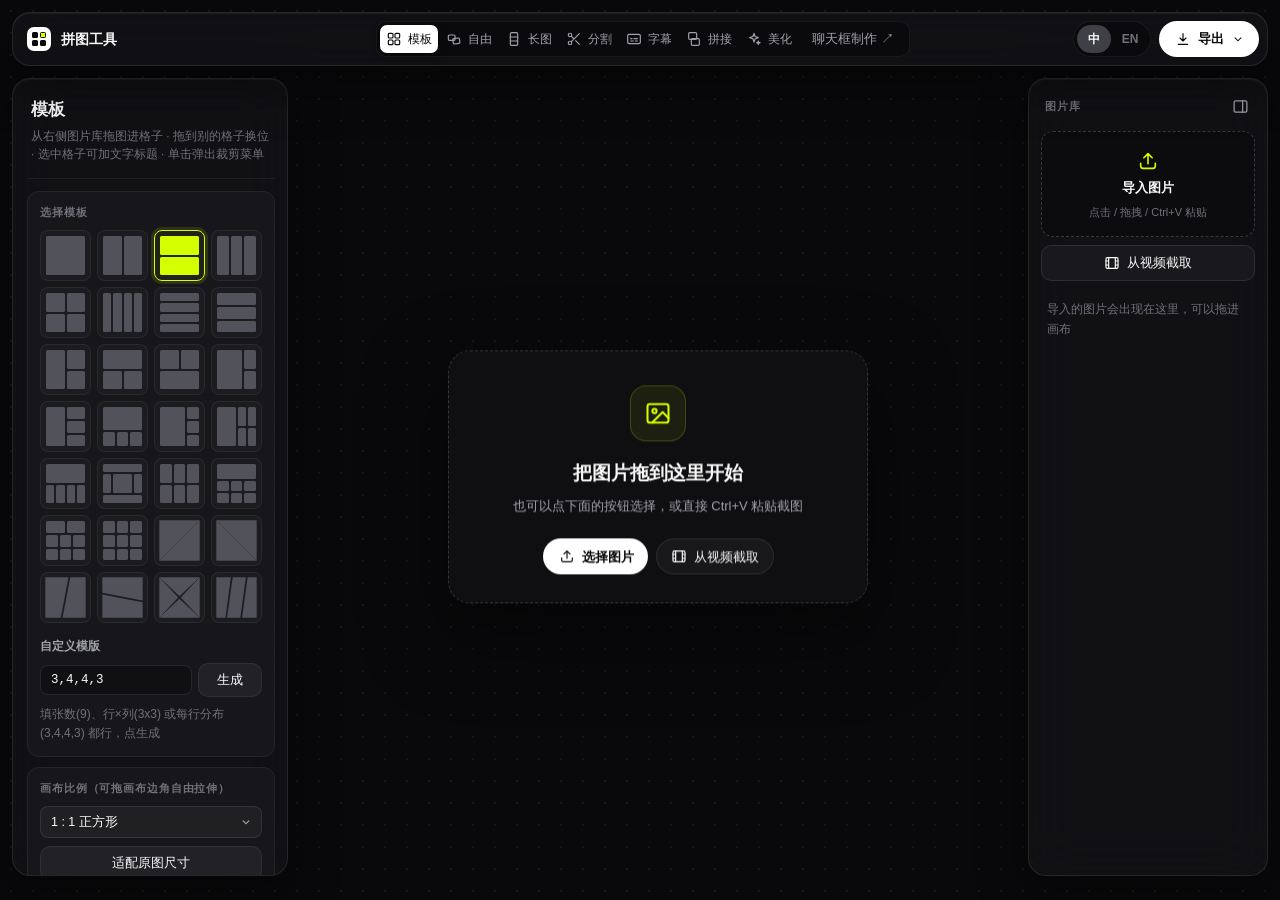
<file: index.html>
<!DOCTYPE html>
<html lang="zh-CN">
<head>
<meta charset="UTF-8">
<meta name="viewport" content="width=device-width, initial-scale=1.0">
<title>拼图工具 · Collage</title>
<link rel="icon" type="image/svg+xml" href="data:image/svg+xml,%3Csvg%20xmlns%3D%22http%3A//www.w3.org/2000/svg%22%20viewBox%3D%220%200%20100%20100%22%3E%3Cdefs%3E%3ClinearGradient%20id%3D%22g%22%20x1%3D%220%22%20y1%3D%220%22%20x2%3D%221%22%20y2%3D%221%22%3E%3Cstop%20offset%3D%220%22%20stop-color%3D%22%235a9dff%22/%3E%3Cstop%20offset%3D%221%22%20stop-color%3D%22%233f6fff%22/%3E%3C/linearGradient%3E%3C/defs%3E%3Crect%20width%3D%22100%22%20height%3D%22100%22%20rx%3D%2224%22%20fill%3D%22url%28%23g%29%22/%3E%3Crect%20x%3D%2224%22%20y%3D%2224%22%20width%3D%2222%22%20height%3D%2222%22%20rx%3D%225%22%20fill%3D%22%23ffffff%22/%3E%3Crect%20x%3D%2254%22%20y%3D%2224%22%20width%3D%2222%22%20height%3D%2222%22%20rx%3D%225%22%20fill%3D%22%23ffffff%22%20opacity%3D%220.85%22/%3E%3Crect%20x%3D%2224%22%20y%3D%2254%22%20width%3D%2222%22%20height%3D%2222%22%20rx%3D%225%22%20fill%3D%22%23ffffff%22%20opacity%3D%220.85%22/%3E%3Crect%20x%3D%2254%22%20y%3D%2254%22%20width%3D%2222%22%20height%3D%2222%22%20rx%3D%225%22%20fill%3D%22%23ffffff%22/%3E%3C/svg%3E">
<link rel="apple-touch-icon" href="data:image/svg+xml,%3Csvg%20xmlns%3D%22http%3A//www.w3.org/2000/svg%22%20viewBox%3D%220%200%20100%20100%22%3E%3Cdefs%3E%3ClinearGradient%20id%3D%22g%22%20x1%3D%220%22%20y1%3D%220%22%20x2%3D%221%22%20y2%3D%221%22%3E%3Cstop%20offset%3D%220%22%20stop-color%3D%22%235a9dff%22/%3E%3Cstop%20offset%3D%221%22%20stop-color%3D%22%233f6fff%22/%3E%3C/linearGradient%3E%3C/defs%3E%3Crect%20width%3D%22100%22%20height%3D%22100%22%20rx%3D%2224%22%20fill%3D%22url%28%23g%29%22/%3E%3Crect%20x%3D%2224%22%20y%3D%2224%22%20width%3D%2222%22%20height%3D%2222%22%20rx%3D%225%22%20fill%3D%22%23ffffff%22/%3E%3Crect%20x%3D%2254%22%20y%3D%2224%22%20width%3D%2222%22%20height%3D%2222%22%20rx%3D%225%22%20fill%3D%22%23ffffff%22%20opacity%3D%220.85%22/%3E%3Crect%20x%3D%2224%22%20y%3D%2254%22%20width%3D%2222%22%20height%3D%2222%22%20rx%3D%225%22%20fill%3D%22%23ffffff%22%20opacity%3D%220.85%22/%3E%3Crect%20x%3D%2254%22%20y%3D%2254%22%20width%3D%2222%22%20height%3D%2222%22%20rx%3D%225%22%20fill%3D%22%23ffffff%22/%3E%3C/svg%3E">
<meta name="theme-color" content="#3f6fff">
<link rel="stylesheet" href="css/app.css">
</head>
<body>
<header class="island" id="topbar">
  <div class="brand">
    <span class="logo"><i></i><i></i><i></i><i></i></span>
    <h1 data-i18n="appName">拼图工具</h1>
  </div>
  <nav class="tabs mode-tabs" id="modeTabs" aria-label="mode">
      <button data-mode="template" class="active"><svg class="ico" viewBox="0 0 24 24" width="16" height="16" aria-hidden="true"><rect x="3.5" y="3.5" width="7" height="7" rx="1.5"/><rect x="13.5" y="3.5" width="7" height="7" rx="1.5"/><rect x="3.5" y="13.5" width="7" height="7" rx="1.5"/><rect x="13.5" y="13.5" width="7" height="7" rx="1.5"/></svg><span data-i18n="modeTemplate">模板</span></button>
      <button data-mode="free"><svg class="ico" viewBox="0 0 24 24" width="16" height="16" aria-hidden="true"><rect x="3.5" y="6" width="10" height="8" rx="1.5"/><rect x="10.5" y="11" width="10" height="8" rx="1.5" transform="rotate(-8 15.5 15)"/></svg><span data-i18n="modeFree">自由</span></button>
      <button data-mode="strip"><svg class="ico" viewBox="0 0 24 24" width="16" height="16" aria-hidden="true"><rect x="6.5" y="2.5" width="11" height="19" rx="2"/><path d="M6.5 9h11M6.5 15h11"/></svg><span data-i18n="modeStrip">长图</span></button>
      <button data-mode="split"><svg class="ico" viewBox="0 0 24 24" width="16" height="16" aria-hidden="true"><circle cx="6" cy="6" r="2.6"/><circle cx="6" cy="18" r="2.6"/><path d="M20 4 8.1 15.9M14.5 14.5 20 20M8.1 8.1 12 12"/></svg><span data-i18n="modeSplit">分割</span></button>
      <button data-mode="sub"><svg class="ico" viewBox="0 0 24 24" width="16" height="16" aria-hidden="true"><rect x="2.5" y="5" width="19" height="14" rx="2"/><path d="M7 15h4M14 15h3M7 11.5h2M12 11.5h5"/></svg><span data-i18n="modeSub">字幕</span></button>
      <button data-mode="stitch"><svg class="ico" viewBox="0 0 24 24" width="16" height="16" aria-hidden="true"><rect x="4" y="2.5" width="12" height="10" rx="1.8"/><rect x="8" y="11.5" width="12" height="10" rx="1.8"/></svg><span data-i18n="modeStitch">拼接</span></button>
      <button data-mode="mockup"><svg class="ico" viewBox="0 0 24 24" width="16" height="16" aria-hidden="true"><path d="M12 3.5l1.7 4.8 4.8 1.7-4.8 1.7L12 16.5l-1.7-4.8L5.5 10l4.8-1.7z"/><path d="M18.5 15l.7 1.8 1.8.7-1.8.7-.7 1.8-.7-1.8-1.8-.7 1.8-.7z"/></svg><span data-i18n="modeMockup">美化</span></button>
      <a href="chat.html" target="_blank" rel="noopener" style="align-self:center;padding:0 12px;color:var(--ink-2);font-size:13px;white-space:nowrap;text-decoration:none">聊天框制作 ↗</a>
  </nav>
  <div class="hdr-right">
    <div class="langsw" id="langSw">
      <button data-lang="zh" class="active">中</button>
      <button data-lang="en">EN</button>
    </div>
    <div class="exp-wrap">
      <button class="btn-solid" id="hdrExport" aria-haspopup="true" aria-expanded="false"><svg class="ico" viewBox="0 0 24 24" width="16" height="16" aria-hidden="true"><path d="M12 4v11M7.5 10.5 12 15l4.5-4.5"/><path d="M5 20h14"/></svg><span data-i18n="exportMenu">导出</span><svg class="ico" viewBox="0 0 24 24" width="14" height="14" aria-hidden="true"><path d="m7 10 5 5 5-5"/></svg></button>
    </div>
  </div>
</header>
<div id="exportPop" class="pop-panel">
    <div class="sec" id="secExport">
<h3 data-i18n="exportTitle">导出</h3>
<div class="export-card">
  <div class="exp-grid">
    <label class="exp-field"><span data-i18n="fmt">格式</span>
      <select id="fmtSel"><option value="png">PNG</option><option value="jpg">JPG</option><option value="pdf">PDF</option></select>
    </label>
    <label class="exp-field" id="sizeField"><span data-i18n="size">尺寸</span>
      <select id="sizeSel"><option value="1200" data-i18n="sizeStd">标准 1200px</option><option value="2400" selected data-i18n="sizeHd">高清 2400px</option><option value="4000" data-i18n="sizeUhd">超清 4000px</option></select>
    </label>
  </div>
  <button class="btn primary" id="exportBtn" data-i18n="exportBtn">⬇ 导出拼图</button>
  <button class="btn ghost" id="annExportBtn" data-i18n="annotExport">✏️ 打码/标注后导出</button>
  <div class="btnrow">
    <button class="btn ghost" id="saveLibBtn" data-i18n="saveLib">＋ 存入图片库</button>
    <button class="btn ghost" id="toMockupBtn" data-i18n="toMockup">✨ 送去美化</button>
  </div>
</div>
<button class="btn ghost danger" id="clearBtn" data-i18n="clearAll">清空全部</button>
    </div>
</div>
<div class="main" id="mainGrid">
  <aside class="sidebar island" id="inspector">
    <div class="insp-head">
      <h2 id="inspMode"></h2>
      <p class="hint" id="modeHint"></p>
    </div>
    <div class="sec hidden" id="secCell">
      <h3 data-i18n="cellTitle">选中格子</h3>
      <label class="row"><span data-i18n="zoom">缩放</span> <input type="range" id="zoomSlider" min="20" max="300" value="100"><span class="val" id="zoomVal">1.0</span></label>
      <input type="text" class="capt" id="captInput" data-i18n-ph="captPh" placeholder="格子标题（可留空）">
      <p class="tip" data-i18n="cellTip">拖动格内照片调整位置，滚轮或滑块缩放，单击弹出裁剪菜单，双击清空</p>
    </div>
    <div class="sec hidden" id="secFree">
      <h3 data-i18n="freeTitle">选中图片</h3>
      <button class="btn ghost" id="cropFreeBtn" data-i18n="cropFreeBtn">✂ 裁剪这张图</button>
      <div class="btnrow">
        <button class="btn ghost" id="fwdBtn" data-i18n="fwd">上移层</button>
        <button class="btn ghost" id="backBtn" data-i18n="back">下移层</button>
        <button class="btn ghost" id="delBtn" style="color:#ff6b6b" data-i18n="del">删除</button>
      </div>
      <p class="tip" data-i18n="freeTip">拖动移动，右下角手柄缩放，顶部手柄旋转，单击弹出裁剪菜单</p>
    </div>
    <div class="sec" id="secTpl">
      <h3 data-i18n="chooseTpl">选择模板</h3>
      <div class="tpls" id="tplList"></div>
      <div class="subh" style="margin-top:14px" data-i18n="customTplLabel">自定义模版</div>
      <div class="custom-tpl">
        <input type="text" id="customSpec" class="spec" value="3,4,4,3" aria-label="custom layout">
        <button class="btn ghost" id="genCustomBtn" data-i18n="genTpl">生成</button>
      </div>
      <p class="tip" data-i18n="customHint">填张数(9)、行×列(3x3) 或每行分布(3,4,4,3) 都行，点生成</p>
    </div>
    <div class="sec" id="secAspect">
      <h3 data-i18n="aspectTitle">画布比例（可拖画布边角自由拉伸）</h3>
      <select id="aspectSel" style="width:100%">
        <option value="1:1" data-i18n="ar11">1 : 1 正方形</option>
        <option value="4:3" data-i18n="ar43">4 : 3 横向</option>
        <option value="3:4" data-i18n="ar34">3 : 4 竖向</option>
        <option value="16:9" data-i18n="ar169">16 : 9 宽屏</option>
        <option value="9:16" data-i18n="ar916">9 : 16 手机屏</option>
      </select>
      <button class="btn ghost" id="fitOrigBtn" style="margin-top:8px" data-i18n="fitOriginal">📐 适配原图尺寸</button>
    </div>
    <div class="sec hidden" id="secFreeTpl">
      <h3 data-i18n="freeTplTitle">添加模版组（可整体缩放）</h3>
      <div class="tpls" id="freeTplList"></div>
      <p class="tip" data-i18n="freeTplTip">点击一个模版把它作为一组加到画布，之后可整体拖动/缩放，从右侧图片库拖图进格子</p>
    </div>
    <div class="sec hidden" id="secPages">
      <h3 data-i18n="pagesTitle">画布页（左右拼接）</h3>
      <div class="btnrow">
        <button class="btn ghost" id="pageL" data-i18n="pageL">＋左加页</button>
        <button class="btn ghost" id="pageR" data-i18n="pageR">＋右加页</button>
        <button class="btn ghost" id="pageDel" data-i18n="pageDel">－减页</button>
      </div>
      <p class="tip" id="pageInfo"></p>
    </div>
    <div class="sec hidden" id="secStrip">
      <h3 data-i18n="stripDirTitle">拼接方向</h3>
      <div class="tabs">
        <button data-dir="v" class="active" data-i18n="dirV">↓ 竖向</button>
        <button data-dir="h" data-i18n="dirH">→ 横向</button>
      </div>
      <p class="tip" style="margin-top:8px" data-i18n="stripTip">点击画布上的图块可前移 / 后移 / 移除</p>
    </div>
    <div class="sec hidden" id="secSub">
      <h3 data-i18n="subAreaTitle">字幕区（拖动选框）</h3>
      <div class="sub-edit" id="subEdit"><canvas id="subBandCanvas"></canvas></div>
      <p class="sub-info" id="subInfo"></p>
      <label class="row"><span data-i18n="subHeight">字幕条高度</span> <input type="range" id="subHSlider" min="2" max="60" value="17"><span class="val" id="subHVal">17%</span></label>
      <div class="btnrow hidden" id="subTargetRow">
        <button class="btn ghost" id="subOvReset" data-i18n="subOvReset">恢复统一</button>
        <button class="btn ghost" id="subUnsel" data-i18n="subUnsel">取消选中</button>
      </div>
      <div id="subTextRow" class="hidden" style="margin-top:10px">
        <div class="subh" data-i18n="subTextLabel">台词文字（给这张加字幕）</div>
        <textarea id="subTextInput" class="capt" rows="2" data-i18n-ph="subTextPh"></textarea>
      </div>
      <label class="row" style="margin-top:10px"><span data-i18n="subFirstFull">首张保留完整画面</span> <input type="checkbox" id="subFirstFull" checked></label>
      <label class="row"><span data-i18n="subGap">条间距</span> <input type="range" id="subGapSlider" min="0" max="40" value="0"><span class="val" id="subGapVal">0</span></label>
      <label class="row"><span data-i18n="subBorder">外边框</span> <input type="range" id="subBorderSlider" min="0" max="60" value="0"><span class="val" id="subBorderVal">0</span></label>
      <label class="row"><span data-i18n="subLine">分隔线</span> <input type="range" id="subLineSlider" min="0" max="10" value="0"><span class="val" id="subLineVal">0</span> <input type="color" id="subLineColor" value="#ffffff"></label>
      <label class="row"><span data-i18n="subFont">字号</span> <input type="range" id="subFontSlider" min="2" max="9" step="0.5" value="4.5"><span class="val" id="subFontVal">4.5</span> <input type="color" id="subFontColor" value="#ffffff"></label>
      <label class="row"><span data-i18n="subRef">比例参考框</span>
        <select id="subRefSel"><option value="none" data-i18n="subRefNone">不显示</option><option value="3:4">3:4</option><option value="4:5">4:5</option><option value="1:1">1:1</option><option value="9:16">9:16</option></select>
      </label>
      <p class="tip" data-i18n="subTip">导入按顺序排好的视频截图：第一张取整张，其余只取选框内的字幕条。单击画布上的某张可单独裁剪、调顺序</p>
    </div>
    <div class="sec hidden" id="secStitch">
      <h3 data-i18n="stitchTitle">智能拼接</h3>
      <p class="sub-info" id="stitchInfo"></p>
      <div class="btnrow">
        <button class="btn ghost" id="stitchRedo" data-i18n="stitchRedo">🔄 重新自动识别</button>
        <button class="btn ghost" id="stitchReset" style="flex:0 0 42%" data-i18n="stitchReset">取消所有裁切</button>
      </div>
      <button class="btn ghost" id="stitchRecBtn" data-i18n="stitchRec">🎬 录屏转长图</button>
      <p class="tip" data-i18n="stitchTip"></p>
    </div>
    <div class="sec hidden" id="secMockup">
      <h3 data-i18n="mkSrcTitle">要美化的图片</h3>
      <div class="split-src" id="mkSrcBox"></div>
      <h3 style="margin-top:16px" data-i18n="mkTitle">外框与背景</h3>
      <div class="tabs" id="mkFrameTabs">
        <button data-mf="none" data-i18n="mkNone">无</button>
        <button data-mf="browser" class="active" data-i18n="mkBrowser">浏览器</button>
        <button data-mf="window" data-i18n="mkWindow">窗口</button>
        <button data-mf="phone" data-i18n="mkPhone">手机</button>
      </div>
      <div class="split-opts">
        <label class="row" id="mkUrlRow"><span data-i18n="mkUrl">网址</span> <input type="text" id="mkUrl" class="capt" style="margin:0;flex:1" value="example.com"></label>
        <label class="row"><span data-i18n="mkDark">深色外框</span> <input type="checkbox" id="mkDark"></label>
        <label class="row"><span data-i18n="mkPad">留白</span> <input type="range" id="mkPad" min="0" max="25" value="8"><span class="val" id="mkPadVal">8</span></label>
        <label class="row" id="mkRadRow"><span data-i18n="mkRadius">圆角</span> <input type="range" id="mkRad" min="0" max="40" value="14"><span class="val" id="mkRadVal">14</span></label>
        <label class="row"><span data-i18n="mkShadow">阴影</span> <input type="range" id="mkShadow" min="0" max="100" value="40"><span class="val" id="mkShadowVal">40</span></label>
        <label class="row"><span data-i18n="mkRatio">画布比例</span>
          <select id="mkRatio"><option value="auto" data-i18n="mkAuto">自动</option><option value="1:1">1:1</option><option value="4:3">4:3</option><option value="16:9">16:9</option><option value="4:5">4:5</option><option value="3:4">3:4</option><option value="9:16">9:16</option></select>
        </label>
        <div class="subh" data-i18n="mkBg">背景</div>
        <div class="mk-bgs" id="mkBgList"></div>
      </div>
    </div>
    <div class="sec hidden" id="secSplit">
      <h3 data-i18n="splitSrcTitle">要分割的图片</h3>
      <div class="split-src" id="splitSrcBox"></div>
      <h3 style="margin-top:16px" data-i18n="splitHowTitle">切割方式</h3>
      <div class="tabs" id="splitMethodTabs">
        <button data-sm="count" class="active" data-i18n="smCount">按张数</button>
        <button data-sm="ratio" data-i18n="smRatio">按比例</button>
        <button data-sm="grid" data-i18n="smGrid">宫格</button>
        <button data-sm="region" data-i18n="smRegion">框选</button>
      </div>
      <div class="split-opts">
        <label class="row" id="smCountRow"><span data-i18n="splitCount">张数</span>
          <span class="stepper"><button data-step="-1">−</button><input type="number" id="splitCount" min="1" max="50" value="3"><button data-step="1">＋</button></span>
        </label>
        <label class="row" id="smRatioRow"><span data-i18n="splitPieceRatio">每张比例</span>
          <select id="splitRatioSel">
            <option value="3:4" data-i18n="ratio34">3:4 小红书</option>
            <option value="1:1" data-i18n="ratio11">1:1 方形</option>
            <option value="4:5" data-i18n="ratio45">4:5 Instagram</option>
            <option value="2:3" data-i18n="ratio23">2:3</option>
            <option value="9:16" data-i18n="ratio916">9:16 全屏</option>
          </select>
        </label>
        <div id="smGridRow">
          <div class="split-rc">
            <label><span data-i18n="splitRows">行</span> <input type="number" id="splitRows" min="1" max="20" value="3"></label>
            <label><span data-i18n="splitCols">列</span> <input type="number" id="splitCols" min="1" max="20" value="3"></label>
          </div>
          <div class="split-presets" id="splitPresets">
            <button data-rc="1,2">1×2</button><button data-rc="2,1">2×1</button><button data-rc="1,3">1×3</button>
            <button data-rc="2,2">2×2</button><button data-rc="3,3">3×3</button><button data-rc="4,4">4×4</button>
          </div>
        </div>
        <div class="tabs" id="splitDirTabs">
          <button data-sdir="v" class="active" data-i18n="splitDirV">↓ 上下切</button>
          <button data-sdir="h" data-i18n="splitDirH">→ 左右切</button>
        </div>
        <label class="row" id="smRegionRow"><span data-i18n="regionRatio">选框比例</span>
          <select id="regionRatioSel">
            <option value="free" data-i18n="ratioFree">自由</option>
            <option value="1:1" data-i18n="ratio11">1:1 方形</option>
            <option value="3:4" data-i18n="ratio34">3:4 小红书</option>
            <option value="4:5" data-i18n="ratio45">4:5 Instagram</option>
            <option value="9:16" data-i18n="ratio916">9:16 全屏</option>
            <option value="4:3">4:3</option>
            <option value="16:9">16:9</option>
          </select>
        </label>
        <label class="row split-smart"><span data-i18n="splitSmart">智能避开文字（切在空白处）</span> <input type="checkbox" id="splitSmart" checked></label>
        <div class="btnrow">
          <button class="btn ghost" id="splitResetBtn" data-i18n="splitEven">重置分割线</button>
          <button class="btn ghost hidden" id="regionAllBtn" data-i18n="regionAll">框选全图</button>
          <button class="btn ghost hidden" id="splitClearSel" data-i18n="splitClearSel">取消选择</button>
        </div>
      </div>
      <p class="split-info" id="splitInfo"></p>
      <p class="tip" id="splitTip"></p>
    </div>
    <div class="sec" id="secStyle">
      <h3 data-i18n="styleTitle">样式调节</h3>
      <label class="row" id="rowGap"><span data-i18n="gap">间距</span> <input type="range" id="gapSlider" min="0" max="60" value="12"><span class="val" id="gapVal">12</span></label>
      <label class="row" id="rowRad"><span data-i18n="radius">圆角</span> <input type="range" id="radSlider" min="0" max="60" value="8"><span class="val" id="radVal">8</span></label>
      <div class="subh" data-i18n="bgLabel">背景</div>
      <div class="tabs" id="bgTypeTabs">
        <button data-bgtype="color" class="active" data-i18n="bgColorTab">纯色</button>
        <button data-bgtype="transparent" data-i18n="bgTransTab">透明</button>
        <button data-bgtype="image" data-i18n="bgImgTab">图片</button>
      </div>
      <label class="row" id="bgColorRow" style="margin-top:10px"><span data-i18n="bgColor">背景色</span> <input type="color" id="bgPicker" value="#ffffff"></label>
      <div id="bgImageRow" style="display:none;margin-top:10px">
        <div class="btnrow">
          <button class="btn ghost" id="bgImgBtn" data-i18n="bgImgBtn">🖼 选择图片</button>
          <button class="btn ghost" id="bgImgClear" style="flex:0 0 40%" data-i18n="clear">清除</button>
        </div>
        <label class="row" id="bgFitRow"><span data-i18n="bgFit">填充</span>
          <select id="bgFitSel"><option value="cover" data-i18n="fitCover">铺满裁切</option><option value="contain" data-i18n="fitContain">完整显示</option><option value="stretch" data-i18n="fitStretch">拉伸变形</option></select>
        </label>
      </div>
      <input type="file" id="bgImgInput" accept="image/*" class="hidden">
    </div>
  </aside>
  <section class="stage-shell">
    <div class="stage">
      <div id="canvasWrap">
        <span id="sizeLabel"></span>
        <canvas id="canvas"></canvas>
        <canvas id="magnifier"></canvas>
        <div class="rz" data-dir="r"></div>
        <div class="rz" data-dir="b"></div>
        <div class="rz" data-dir="rb"></div>
      </div>
    </div>
    <div class="empty-card hidden" id="emptyCard">
      <div class="empty-ico"><svg class="ico" viewBox="0 0 24 24" width="28" height="28" aria-hidden="true"><rect x="3" y="4" width="18" height="16" rx="2"/><circle cx="9" cy="10" r="1.8"/><path d="m21 16-5-5-9 9"/></svg></div>
      <h3 data-i18n="emptyTitle">把图片拖到这里开始</h3>
      <p data-i18n="emptySub">也可以点下面的按钮选择，或直接 Ctrl+V 粘贴截图</p>
      <div class="empty-actions">
        <button class="btn-solid" id="emptyImport"><svg class="ico" viewBox="0 0 24 24" width="16" height="16" aria-hidden="true"><path d="M12 15V4M7.5 8.5 12 4l4.5 4.5"/><path d="M4 14.5v3A2.5 2.5 0 0 0 6.5 20h11a2.5 2.5 0 0 0 2.5-2.5v-3"/></svg><span data-i18n="emptyImport">选择图片</span></button>
        <button class="btn-quiet" id="emptyVideo"><svg class="ico" viewBox="0 0 24 24" width="16" height="16" aria-hidden="true"><rect x="3" y="4" width="18" height="16" rx="2"/><path d="M7 4v16M17 4v16M3 9h4M3 15h4M17 9h4M17 15h4"/></svg><span data-i18n="emptyVideo">从视频截取</span></button>
      </div>
    </div>
    <div class="view-bar" id="viewBar">
      <button id="zoomOut" aria-label="zoom out"><svg class="ico" viewBox="0 0 24 24" width="16" height="16" aria-hidden="true"><path d="M6 12h12"/></svg></button>
      <span id="zoomPct">100%</span>
      <button id="zoomIn" aria-label="zoom in"><svg class="ico" viewBox="0 0 24 24" width="16" height="16" aria-hidden="true"><path d="M12 6v12M6 12h12"/></svg></button>
      <i class="vb-sep"></i>
      <button id="zoomFit"><svg class="ico" viewBox="0 0 24 24" width="15" height="15" aria-hidden="true"><path d="M4 9V5.5A1.5 1.5 0 0 1 5.5 4H9M15 4h3.5A1.5 1.5 0 0 1 20 5.5V9M20 15v3.5a1.5 1.5 0 0 1-1.5 1.5H15M9 20H5.5A1.5 1.5 0 0 1 4 18.5V15"/></svg><span data-i18n="zoomFit">适应</span></button>
    </div>
  </section>
  <aside class="library island" id="dock">
    <div class="dock-head">
      <h3 data-i18n="libTitle">图片库</h3>
      <button class="icon-btn" id="dockToggle" aria-label="collapse"><svg class="ico" viewBox="0 0 24 24" width="17" height="17" aria-hidden="true"><rect x="3" y="4" width="18" height="16" rx="2"/><path d="M15 4v16"/></svg></button>
    </div>
    <div class="sec dock-import" id="secImport">
      <button class="dropzone" id="uploadBtn"><svg class="ico" viewBox="0 0 24 24" width="22" height="22" aria-hidden="true"><path d="M12 15V4M7.5 8.5 12 4l4.5 4.5"/><path d="M4 14.5v3A2.5 2.5 0 0 0 6.5 20h11a2.5 2.5 0 0 0 2.5-2.5v-3"/></svg><span data-i18n="import">导入图片</span><small data-i18n="dockHint">点击 / 拖拽 / Ctrl+V 粘贴</small></button>
      <input type="file" id="fileInput" accept="image/*" multiple class="hidden">
      <button class="btn-quiet wide" id="vidOpenBtn"><svg class="ico" viewBox="0 0 24 24" width="16" height="16" aria-hidden="true"><rect x="3" y="4" width="18" height="16" rx="2"/><path d="M7 4v16M17 4v16M3 9h4M3 15h4M17 9h4M17 15h4"/></svg><span data-i18n="vidOpen">从视频截取</span></button>
      <input type="file" id="vidInput" accept="video/*" class="hidden">
    </div>
    <div class="libgrid" id="libGrid"></div>
  </aside>
</div>
<div class="tray island" id="tray"></div>
<div id="dropOverlay"><span data-i18n="dropTip">松开即可导入照片</span></div>
<nav id="mNav" class="island">
  <button data-mpanel="layout" class="active"><svg class="ico" viewBox="0 0 24 24" width="20" height="20" aria-hidden="true"><rect x="3.5" y="3.5" width="17" height="17" rx="2"/><path d="M3.5 9.5h17M9.5 9.5v11"/></svg><em data-i18n="navLayout">布局</em></button>
  <button data-mpanel="style"><svg class="ico" viewBox="0 0 24 24" width="20" height="20" aria-hidden="true"><path d="M14.5 4.5 19.5 9.5 11 18H6v-5z"/><path d="M12.5 6.5l5 5"/></svg><em data-i18n="navStyle">样式</em></button>
  <button data-mpanel="export"><svg class="ico" viewBox="0 0 24 24" width="20" height="20" aria-hidden="true"><path d="M12 4v11M7.5 10.5 12 15l4.5-4.5"/><path d="M5 20h14"/></svg><em data-i18n="navExport">导出</em></button>
</nav>
<div id="pop"></div>
<div id="cropModal">
  <canvas id="cropCanvas"></canvas>
  <span class="tip2" data-i18n="cropTip2">拖动裁剪框移动位置，拖四角调整大小</span>
  <div class="cropBtns">
    <button id="cropCancel" data-i18n="cancel">取消</button>
    <button id="cropReset" data-i18n="cropReset">重置为全图</button>
    <button id="cropOk" data-i18n="cropOk">✔ 应用裁剪</button>
  </div>
</div>
<div id="vidModal">
  <div class="vidBox">
    <div class="tabs" id="vidTabs">
      <button data-vt="sub" class="active" data-i18n="vidTabSub">字幕截取</button>
      <button data-vt="rec" data-i18n="vidTabRec">录屏长图</button>
      <button data-vt="grid" data-i18n="vidTabGrid">抽帧宫格</button>
    </div>
    <div class="vidStage" id="vidStage">
      <video id="vidEl" playsinline muted preload="auto"></video>
      <div id="vidBand"><b></b><i data-h="top"></i><i data-h="bot"></i></div>
    </div>
    <div class="vidCtl">
      <button id="vidPlay">▶</button>
      <button id="vidPrev" title="←">◀|</button>
      <button id="vidNext" title="→">|▶</button>
      <input type="range" id="vidSeek" min="0" max="1000" value="0">
      <span id="vidTime">0:00 / 0:00</span>
    </div>
    <div class="vidRow">
      <button id="vidStart" data-i18n="vidStart">设当前为起点</button>
      <button id="vidEnd" data-i18n="vidEnd">设当前为终点</button>
      <span class="vidStatus" id="vidRange"></span>
    </div>
    <div id="vt_sub">
      <div class="vidRow">
        <button class="primary" id="vidCap" data-i18n="vidCap">📸 截取当前帧</button>
        <span class="vidStatus" id="vidCount"></span>
      </div>
      <div class="vidRow">
        <label><span data-i18n="vidStep">每隔</span> <input type="number" id="vidStepSec" value="1" min="0.1" step="0.1"> <span data-i18n="vidSec">秒</span></label>
        <label><input type="checkbox" id="vidChange" checked> <span data-i18n="vidChange">只在字幕变化时截取</span></label>
        <button id="vidAuto" data-i18n="vidAuto">▶ 自动截取</button>
      </div>
      <p class="vidTip" data-i18n="vidTip"></p>
    </div>
    <div id="vt_rec" class="hidden">
      <div class="vidRow">
        <label><span data-i18n="vidRecStep">采样间隔</span> <input type="number" id="vidRecStep" value="0.25" min="0.05" step="0.05"> <span data-i18n="vidSec">秒</span></label>
        <button class="primary" id="vidRecGo" data-i18n="vidRecGo">▶ 生成长图</button>
      </div>
      <p class="vidTip" data-i18n="vidRecTip"></p>
    </div>
    <div id="vt_grid" class="hidden">
      <div class="vidRow">
        <label><span data-i18n="vidGridN">抽取张数</span> <input type="number" id="vidGridN" value="9" min="2" max="24"></label>
        <button class="primary" id="vidGridGo" data-i18n="vidGridGo">▶ 生成宫格</button>
      </div>
      <p class="vidTip" data-i18n="vidGridTip"></p>
    </div>
    <div class="vidStatus" id="vidStatus"></div>
    <div class="cropBtns"><button id="vidDone" style="background:var(--accent);color:#fff" data-i18n="vidDone">完成</button></div>
  </div>
</div>
<div id="annModal">
  <div class="annBox">
    <div class="annBar" id="annTools">
      <button data-at="mosaic" class="active" data-i18n="anMosaic">马赛克</button>
      <button data-at="mbox" data-i18n="anMosaicBox">框选打码</button>
      <button data-at="rect" data-i18n="anRect">方框</button>
      <button data-at="arrow" data-i18n="anArrow">箭头</button>
      <button data-at="pen" data-i18n="anPen">画笔</button>
      <button data-at="text" data-i18n="anText">文字</button>
      <input type="color" id="annColor" value="#ff3b30">
      <label class="annSz"><span data-i18n="anSize">粗细</span> <input type="range" id="annSize" min="6" max="80" value="24"></label>
      <button id="annUndo" data-i18n="anUndo">↶ 撤销</button>
    </div>
    <div class="annStage" id="annStage">
      <canvas id="annCanvas"></canvas>
      <textarea id="annText" class="hidden" rows="1" data-i18n-ph="anTextPh"></textarea>
    </div>
    <p class="vidTip" data-i18n="anTip"></p>
    <div class="cropBtns">
      <button id="annCancel" data-i18n="cancel">取消</button>
      <button id="annOk" style="background:var(--accent);color:#fff" data-i18n="anApply">✔ 应用</button>
    </div>
  </div>
</div>
<div id="toast"></div>
<div id="cutModal">
  <canvas id="cutCanvas"></canvas>
  <div class="cutBar">
    <label class="cutrow"><span data-i18n="cutTol">容差</span> <input type="range" id="cutTol" min="10" max="150" value="60"></label>
    <div class="tabs cutout-tabs" id="cutOutSel">
      <button data-out="transparent" class="active" data-i18n="cutTransparent">透明</button>
      <button data-out="white" data-i18n="cutWhite">白底</button>
    </div>
  </div>
  <span class="tip2" data-i18n="cutTip">自动去掉四周接近纯色的背景（适合白墙/纯色底），拖容差调整强度，点图可重选背景色</span>
  <div class="cropBtns">
    <button id="cutCancel" data-i18n="cancel">取消</button>
    <button id="cutOk" data-i18n="cutApply">✔ 应用抠图</button>
  </div>
</div>
<script src="js/state.js"></script>
<script src="js/i18n.js"></script>
<script src="js/i18n-extra.js"></script>
<script src="js/core.js"></script>
<script src="js/io.js"></script>
<script src="js/interact.js"></script>
<script src="js/edit.js"></script>
<script src="js/split.js"></script>
<script src="js/sub.js"></script>
<script src="js/stitch.js"></script>
<script src="js/annotate.js"></script>
<script src="js/mockup.js"></script>
<script src="js/pdf.js"></script>
<script src="js/video.js"></script>
<script src="js/ui.js"></script>
<script src="js/app.js"></script>
</body>
</html>
</file>
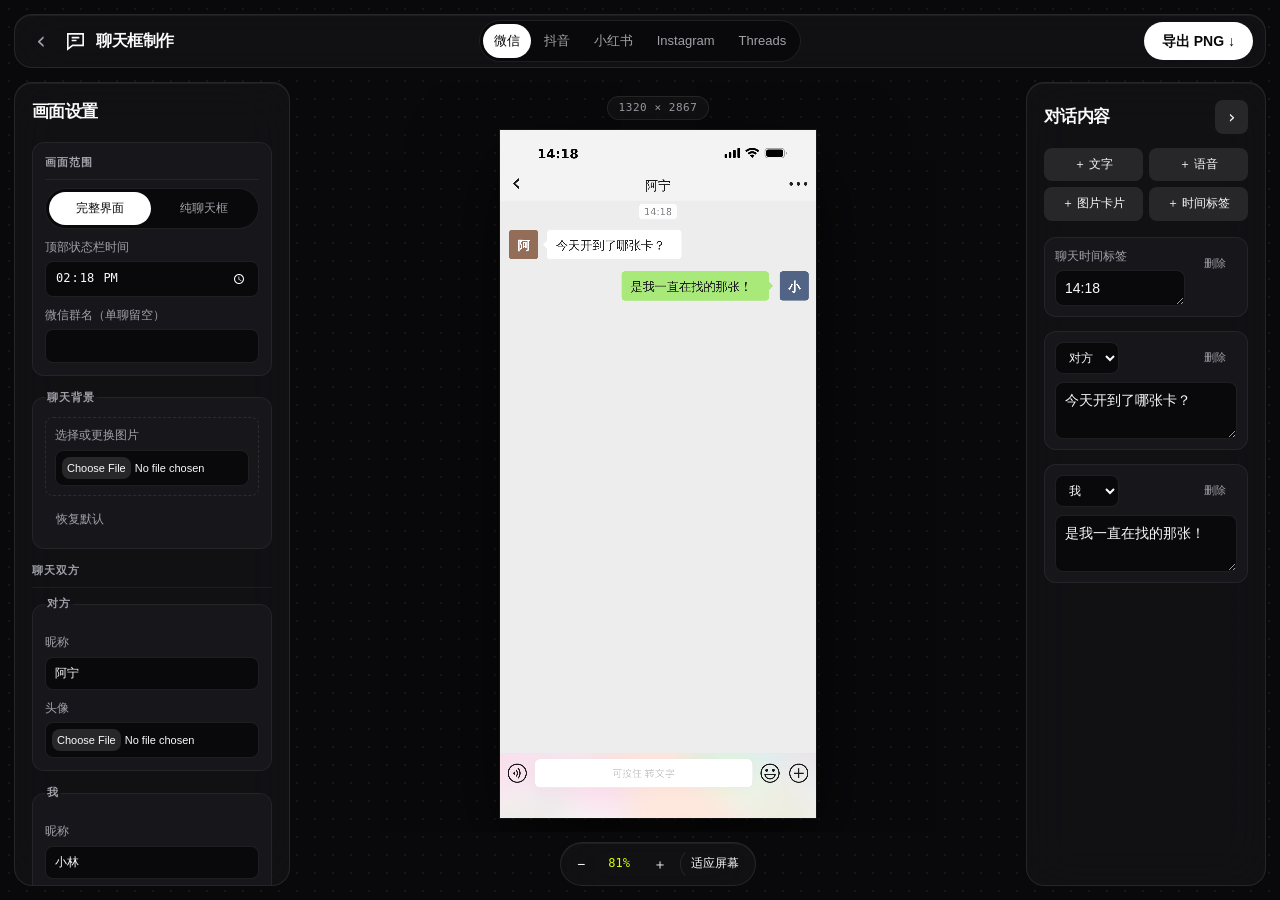
<file: chat.html>
<!doctype html>
<html lang="zh-CN">
<head>
<meta charset="utf-8"><meta name="viewport" content="width=device-width,initial-scale=1">
<title>聊天框制作 · Collage</title><link rel="stylesheet" href="css/chat.css">
</head>
<body data-view="preview">
<header class="island top">
  <div class="brand"><a href="index.html" aria-label="返回拼图工具" title="返回拼图工具">‹</a><svg viewBox="0 0 24 24" aria-hidden="true"><path d="M4 4h16v12H9l-5 4z"/><path d="M8 8h8M8 11h5"/></svg><h1>聊天框制作</h1></div>
  <nav id="platformTabs" aria-label="平台样式"></nav>
  <label class="native">平台样式<select id="platform"><option value="wechat">微信</option><option value="douyin">抖音</option><option value="red">小红书</option><option value="ins">Instagram</option><option value="threads">Threads</option></select></label>
  <button id="save">导出 PNG ↓</button>
</header>
<main>
  <aside class="island inspector" id="settings"><h2>画面设置</h2>
    <section class="card"><h3>画面范围</h3><div class="segment" id="layoutTabs"></div>
    <label class="native">画面范围<select id="layout"><option value="full">完整聊天界面（含顶栏和图标）</option><option value="messages">纯聊天框</option></select></label>
    <label id="clockLabel">顶部状态栏时间<input id="clock" type="time" value="14:18" required></label>
    <label id="handleLabel" hidden>Instagram 用户名<input id="handle" maxlength="32"></label>
    <label id="groupLabel">微信群名（单聊留空）<input id="group" maxlength="40"></label></section>
    <fieldset id="wall" class="card"><legend>聊天背景</legend><label class="upload">选择或更换图片<input id="wallFile" type="file" accept="image/*"></label><button id="resetWall">恢复默认</button></fieldset>
    <h3>聊天双方</h3><div id="people"></div>
  </aside>
  <section class="stage" aria-label="实时预览">
    <div class="viewport"><figure><figcaption id="dimensions"></figcaption><canvas id="preview" aria-label="聊天记录图片预览"></canvas></figure></div>
    <div class="zoom island" aria-label="预览缩放"><button id="smaller" aria-label="缩小预览">−</button><output id="scale"></output><button id="larger" aria-label="放大预览">＋</button><button id="fit">适应屏幕</button></div>
  </section>
  <aside class="island dock" id="conversation"><div class="dock-head"><h2>对话内容</h2><button id="collapse" aria-expanded="true" aria-controls="dockContent" title="收起对话栏" aria-label="收起对话栏">›</button></div>
    <div id="dockContent"><div class="actions"><button id="add">＋ 文字</button><button id="voice">＋ 语音</button><button id="media">＋ 图片卡片</button><button id="date">＋ 时间标签</button></div><div id="messages"></div></div>
  </aside>
</main>
<p id="notice" role="status"></p>
<nav class="mobile island" aria-label="编辑视图"><button data-view="settings">设置</button><button data-view="preview">预览</button><button data-view="conversation">对话</button></nav>
<template id="person"><fieldset><legend></legend><label>昵称<input type="text" maxlength="32"></label><label>头像<input type="file" accept="image/*"></label></fieldset></template>
<template id="message"><div class="row"><select aria-label="发送方"><option value="peer">对方</option><option value="me">我</option></select><textarea rows="2" maxlength="600" aria-label="消息文字"></textarea><button aria-label="删除这条消息">删除</button></div></template><script src="js/chat-controls.js"></script><script src="js/chat.js"></script><script src="js/chat-studio.js"></script></body></html>
</file>
<file: css/app.css>
/* =====================================================================
   Dark Editorial Studio × Floating Islands
   换强调色：只改 --accent / --accent-ink；做浅色主题：覆盖下面的 --ws ~ --line 一组变量
   ===================================================================== */
:root{
  /* 工作台 */
  --ws:#09090B;
  --ws-dot:rgba(255,255,255,.06);
  /* 悬浮岛（磨砂玻璃） */
  --island:rgba(20,20,24,.78);
  --island-solid:#141418;
  --island-blur:24px;
  --island-line:rgba(255,255,255,.09);
  --island-hi:inset 0 1px 0 rgba(255,255,255,.06);
  --island-shadow:0 18px 50px rgba(0,0,0,.45);
  /* 岛内分组卡片 */
  --card:rgba(255,255,255,.03);
  --card-line:rgba(255,255,255,.06);
  /* 控件 */
  --well:#27272A;            /* 凹槽、未选中轨道 */
  --well-deep:rgba(0,0,0,.35);
  --raise:#3F3F46;           /* 分段选择器里浮起的滑块 */
  --hover:rgba(255,255,255,.06);
  --line:rgba(255,255,255,.06);
  /* 文字 */
  --ink:#FAFAFA;
  --ink-2:#A1A1AA;
  --ink-3:#71717A;
  /* 主按钮（高定黑白） */
  --solid:#FFFFFF;
  --solid-ink:#09090B;
  /* 点睛强调色（约 5%） */
  --accent:#D4FF00;
  --accent-ink:#09090B;
  --accent-glow:rgba(212,255,0,.35);
  --danger:#FF5A5F;
  /* 画布 */
  --canvas-shadow:0 30px 80px rgba(0,0,0,.65),0 0 0 1px rgba(255,255,255,.08);
  /* 圆角 */
  --r-island:18px; --r-card:12px; --r-ctl:10px; --r-sm:8px; --r-pill:999px;
  /* 间距 */
  --gap:12px; --pad:14px;
  /* 字体：不加载外部字体（离线可用、国内网络稳定） */
  --sans:"Inter","SF Pro Text",-apple-system,BlinkMacSystemFont,"Segoe UI","PingFang SC","Hiragino Sans GB","Microsoft YaHei",sans-serif;
  --mono:"JetBrains Mono","SF Mono",ui-monospace,Menlo,Consolas,"Liberation Mono",monospace;
  --ease:cubic-bezier(.2,.8,.2,1);
  color-scheme:dark;
}
*{margin:0;padding:0;box-sizing:border-box}
html,body{height:100%}
body{
  font:13px/1.5 var(--sans);color:var(--ink);-webkit-font-smoothing:antialiased;
  background-color:var(--ws);
  background-image:radial-gradient(var(--ws-dot) 1px,transparent 1.2px);
  background-size:22px 22px;
  display:grid;grid-template-rows:54px minmax(0,1fr) auto;grid-template-columns:minmax(0,1fr);gap:var(--gap);
  padding:var(--gap);overflow:hidden;
}
button{font:inherit;color:inherit}
.hidden{display:none !important}
.mpanel-hide{display:none !important}
.m-only{display:none}
.ico{fill:none;stroke:currentColor;stroke-width:1.75;stroke-linecap:round;stroke-linejoin:round;flex-shrink:0}
:focus-visible{outline:2px solid var(--accent);outline-offset:2px}

/* ---------- 悬浮岛 ---------- */
.island{
  background:var(--island);
  -webkit-backdrop-filter:blur(var(--island-blur)) saturate(1.2);backdrop-filter:blur(var(--island-blur)) saturate(1.2);
  border:1px solid var(--island-line);border-radius:var(--r-island);
  box-shadow:var(--island-hi),var(--island-shadow);
}

/* ---------- 顶栏 ---------- */
#topbar{display:grid;grid-template-columns:1fr auto 1fr;align-items:center;gap:12px;padding:0 8px 0 14px;z-index:20;position:relative}
.brand{display:flex;align-items:center;gap:10px;min-width:0}
.logo{width:24px;height:24px;border-radius:7px;background:var(--solid);display:grid;grid-template-columns:1fr 1fr;gap:2px;padding:5px;flex-shrink:0}
.logo i{background:var(--solid-ink);border-radius:1.5px}
.logo i:nth-child(2){background:var(--accent);outline:1px solid var(--solid-ink);outline-offset:-1px}
.brand h1{font-size:14px;font-weight:650;letter-spacing:.01em;white-space:nowrap}
.hdr-right{display:flex;align-items:center;gap:8px;justify-self:end}

/* 模式切换：居中胶囊分段 */
.mode-tabs{display:flex;gap:2px;padding:4px;background:var(--well-deep);border:1px solid var(--line);border-radius:var(--r-pill)}
.mode-tabs button{display:flex;align-items:center;gap:6px;border:none;background:transparent;color:var(--ink-2);height:32px;padding:0 13px;border-radius:var(--r-pill);cursor:pointer;font-size:13px;font-weight:550;white-space:nowrap;transition:background .2s var(--ease),color .2s var(--ease)}
#modeTabs button:hover{color:var(--ink);background:var(--hover)}
#modeTabs button.active{background:var(--solid);color:var(--solid-ink);box-shadow:0 2px 10px rgba(0,0,0,.35)}

.langsw{display:flex;padding:3px;gap:2px;background:var(--well-deep);border:1px solid var(--line);border-radius:var(--r-pill)}
.langsw button{border:none;background:transparent;color:var(--ink-3);height:28px;min-width:34px;padding:0 8px;border-radius:var(--r-pill);cursor:pointer;font-size:12px;font-weight:600}
.langsw button.active{background:var(--raise);color:var(--ink)}

/* 主按钮：纯白实心胶囊 */
.btn-solid{display:inline-flex;align-items:center;justify-content:center;gap:7px;height:36px;padding:0 14px 0 16px;border:none;border-radius:var(--r-pill);background:var(--solid);color:var(--solid-ink);font-weight:650;font-size:13px;cursor:pointer;transition:transform .15s var(--ease),box-shadow .2s}
.btn-solid:hover{box-shadow:0 0 0 4px rgba(255,255,255,.12)}
.btn-solid:active{transform:scale(.97)}
.btn-quiet{display:inline-flex;align-items:center;justify-content:center;gap:7px;height:36px;padding:0 14px;border:1px solid var(--island-line);border-radius:var(--r-pill);background:rgba(255,255,255,.04);color:var(--ink);font-weight:550;cursor:pointer}
.btn-quiet:hover{background:rgba(255,255,255,.08)}
.btn-quiet.wide{width:100%;border-radius:var(--r-ctl)}
.icon-btn{display:grid;place-items:center;width:30px;height:30px;border:none;border-radius:var(--r-sm);background:transparent;color:var(--ink-2);cursor:pointer}
.icon-btn:hover{background:var(--hover);color:var(--ink)}

/* 导出弹出面板 */
.exp-wrap{position:relative}
.pop-panel{position:fixed;right:20px;top:76px;width:300px;padding:6px;z-index:60;
  background:rgba(20,20,24,.92);-webkit-backdrop-filter:blur(24px);backdrop-filter:blur(24px);
  border:1px solid var(--island-line);border-radius:var(--r-island);box-shadow:var(--island-hi),0 24px 60px rgba(0,0,0,.6);
  opacity:0;transform:translateY(-6px) scale(.98);transform-origin:top right;pointer-events:none;transition:opacity .18s var(--ease),transform .18s var(--ease)}
.pop-panel.open{opacity:1;transform:none;pointer-events:auto}
.pop-panel .sec{margin:0;padding:10px;background:none;border:none}
.pop-panel .sec>h3{display:none}

/* ---------- 主区域：检查器 / 工作区 / 素材岛 ---------- */
.main{display:grid;grid-template-columns:276px minmax(0,1fr) 240px;gap:var(--gap);min-height:0;transition:grid-template-columns .25s var(--ease)}
.main.dock-collapsed{grid-template-columns:276px minmax(0,1fr) 52px}

/* 左：参数检查器 */
.sidebar{overflow-y:auto;padding:16px 12px 16px 14px;scrollbar-width:thin;scrollbar-color:rgba(255,255,255,.12) transparent}
.insp-head{padding:2px 4px 14px;border-bottom:1px solid var(--line);margin-bottom:12px}
.insp-head h2{font-size:17px;font-weight:650;letter-spacing:-.01em}
.insp-head .hint{margin-top:4px;font-size:12px;line-height:1.55;color:var(--ink-3)}
.sec{background:var(--card);border:1px solid var(--card-line);border-radius:var(--r-card);padding:12px;margin-bottom:10px}
.sec>h3,.library h3{font-size:11px;font-weight:600;letter-spacing:.08em;color:var(--ink-3);margin-bottom:10px}
.subh{font-size:12px;font-weight:600;color:var(--ink-2);margin:12px 0 8px}
.tip{font-size:12px;line-height:1.6;color:var(--ink-3);margin-top:8px}
.sub-info,.split-info{font-family:var(--mono);font-size:11.5px;line-height:1.6;color:var(--ink-2);margin:8px 0 4px;font-variant-numeric:tabular-nums}
.split-info{color:var(--accent)}

/* 行：标签 + 控件 + 数值 */
label.row{display:flex;align-items:center;gap:10px;min-height:32px;font-size:12.5px;color:var(--ink);margin-bottom:4px}
label.row>span:first-child{white-space:nowrap;color:var(--ink-2);min-width:52px}
.val{font-family:var(--mono);font-size:11.5px;color:var(--ink);min-width:34px;text-align:right;font-variant-numeric:tabular-nums}

/* 滑块：2px 细轨 + 强调色进度 + 白色微光圆钮 */
input[type=range]{-webkit-appearance:none;appearance:none;flex:1;min-width:0;height:18px;background:transparent;cursor:pointer;--p:50%}
input[type=range]::-webkit-slider-runnable-track{height:2px;border-radius:2px;background:linear-gradient(to right,var(--accent) var(--p),var(--well) var(--p))}
input[type=range]::-webkit-slider-thumb{-webkit-appearance:none;width:14px;height:14px;margin-top:-6px;border-radius:50%;background:#fff;border:none;box-shadow:0 0 0 4px rgba(255,255,255,.08),0 2px 8px rgba(0,0,0,.6);transition:box-shadow .15s}
input[type=range]:hover::-webkit-slider-thumb,input[type=range]:active::-webkit-slider-thumb{box-shadow:0 0 0 6px var(--accent-glow),0 2px 8px rgba(0,0,0,.6)}
input[type=range]::-moz-range-track{height:2px;border-radius:2px;background:var(--well)}
input[type=range]::-moz-range-progress{height:2px;border-radius:2px;background:var(--accent)}
input[type=range]::-moz-range-thumb{width:14px;height:14px;border-radius:50%;background:#fff;border:none;box-shadow:0 0 0 4px rgba(255,255,255,.08)}

/* 开关：替换原生复选框 */
input[type=checkbox]{-webkit-appearance:none;appearance:none;flex-shrink:0;width:34px;height:20px;border-radius:var(--r-pill);background:var(--well);position:relative;cursor:pointer;transition:background .2s var(--ease);margin-left:auto}
input[type=checkbox]::before{content:"";position:absolute;top:3px;left:3px;width:14px;height:14px;border-radius:50%;background:var(--ink-2);transition:transform .2s var(--ease),background .2s}
input[type=checkbox]:checked{background:var(--accent)}
input[type=checkbox]:checked::before{transform:translateX(14px);background:var(--accent-ink)}
label.row input[type=checkbox]{margin-left:auto}

/* 取色 */
input[type=color]{-webkit-appearance:none;appearance:none;width:26px;height:26px;flex-shrink:0;border:none;border-radius:7px;background:none;padding:0;cursor:pointer;box-shadow:inset 0 0 0 1px rgba(255,255,255,.18)}
input[type=color]::-webkit-color-swatch-wrapper{padding:0}
input[type=color]::-webkit-color-swatch{border:none;border-radius:7px}
input[type=color]::-moz-color-swatch{border:none;border-radius:7px}
label.row input[type=color]{margin-left:auto}

/* 下拉 / 输入框 */
select{-webkit-appearance:none;appearance:none;min-width:0;flex:1;height:32px;padding:0 28px 0 10px;border-radius:var(--r-sm);border:1px solid var(--island-line);color:var(--ink);font:12.5px var(--sans);cursor:pointer;
  background:rgba(255,255,255,.04) url("data:image/svg+xml,%3Csvg xmlns='http://www.w3.org/2000/svg' viewBox='0 0 24 24' fill='none' stroke='%23A1A1AA' stroke-width='2' stroke-linecap='round'%3E%3Cpath d='m7 10 5 5 5-5'/%3E%3C/svg%3E") no-repeat right 8px center/14px}
select:hover{border-color:rgba(255,255,255,.18)}
option{background:var(--island-solid);color:var(--ink)}
input[type=text].capt,textarea.capt,.custom-tpl input,.split-rc input,.vidRow input[type=number]{
  width:100%;background:rgba(0,0,0,.28);color:var(--ink);border:1px solid var(--island-line);border-radius:var(--r-sm);padding:7px 10px;font:12.5px var(--sans);transition:border-color .15s,box-shadow .15s}
textarea.capt{resize:vertical}
input[type=text].capt:focus,textarea.capt:focus,.custom-tpl input:focus,.split-rc input:focus,select:focus,.vidRow input:focus{outline:none;border-color:rgba(255,255,255,.3);box-shadow:0 0 0 3px rgba(255,255,255,.06)}
input[type=number]{font-family:var(--mono) !important;-moz-appearance:textfield}
input[type=number]::-webkit-inner-spin-button{-webkit-appearance:none}
.custom-tpl input.spec{font-family:var(--mono)}

/* 按钮 */
.btn{display:flex;align-items:center;justify-content:center;width:100%;height:34px;padding:0 10px;margin-bottom:8px;border:1px solid transparent;border-radius:var(--r-ctl);cursor:pointer;font-size:12.5px;font-weight:550;transition:background .15s,border-color .15s;white-space:nowrap}
.btn.primary{background:var(--solid);color:var(--solid-ink);font-weight:650}
.btn.primary:hover{box-shadow:0 0 0 3px rgba(255,255,255,.12)}
.btn.ghost{background:rgba(255,255,255,.05);border-color:var(--card-line);color:var(--ink)}
.btn.ghost:hover{background:rgba(255,255,255,.09)}
.btn.danger,#delBtn{color:var(--danger) !important}
.btn.danger:hover{background:rgba(255,90,95,.1)}
.btnrow{display:flex;gap:6px}
.btnrow .btn{flex:1}

/* 分段选择器：暗色凹槽 + 浮起卡片 */
.tabs{display:flex;gap:2px;padding:3px;background:var(--well-deep);border:1px solid var(--line);border-radius:var(--r-ctl)}
.tabs button{flex:1;border:none;background:transparent;color:var(--ink-2);height:28px;padding:0 6px;border-radius:7px;cursor:pointer;font-size:12px;font-weight:550;white-space:nowrap;transition:background .18s var(--ease),color .18s}
.tabs button:hover{color:var(--ink)}
.tabs button.active{background:var(--raise);color:var(--ink);box-shadow:0 1px 0 rgba(255,255,255,.08) inset,0 2px 6px rgba(0,0,0,.35)}
.sec .tabs+*{margin-top:10px}

/* 模板缩略图 */
.tpls{display:grid;grid-template-columns:repeat(4,1fr);gap:6px}
.tpl{position:relative;aspect-ratio:1;background:rgba(255,255,255,.025);border:1px solid var(--card-line);border-radius:var(--r-sm);cursor:pointer;transition:border-color .15s,background .15s}
.tpl:hover{border-color:rgba(255,255,255,.2)}
.tpl.active{border-color:var(--accent);background:rgba(212,255,0,.05);box-shadow:0 0 0 3px rgba(212,255,0,.12)}
.tpl .grid{position:absolute;inset:4px}
.tpl i{position:absolute;background:#52525B;border-radius:1.5px}
.tpl.active i{background:var(--accent)}
.tpl .pc{fill:#52525B}
.tpl.active .pc{fill:var(--accent)}
.custom-tpl{display:flex;gap:6px;align-items:center}
.custom-tpl .btn{width:auto;flex:0 0 64px;margin:0}

/* 分割 / 美化 源图 */
.split-src{display:flex;align-items:center;gap:10px;padding:8px;min-height:56px;background:rgba(0,0,0,.25);border:1px dashed rgba(255,255,255,.12);border-radius:var(--r-ctl)}
.split-src img{width:40px;height:40px;object-fit:cover;border-radius:6px;flex-shrink:0}
.split-src span{font-family:var(--mono);font-size:11.5px;color:var(--ink-2);line-height:1.5}
.split-opts{margin-top:10px;display:flex;flex-direction:column;gap:6px}
.split-opts label.row{margin-bottom:0}
.split-opts .btn{margin-bottom:0}
.stepper{display:flex;align-items:center;margin-left:auto;border:1px solid var(--island-line);border-radius:var(--r-sm);overflow:hidden;background:rgba(0,0,0,.28)}
.stepper button{border:none;background:transparent;width:30px;height:30px;font-size:15px;color:var(--ink-2);cursor:pointer}
.stepper button:hover{background:var(--hover);color:var(--ink)}
.stepper input{width:42px;border:none;background:transparent;text-align:center;font-size:13px;font-weight:600;color:var(--ink)}
.stepper input:focus{outline:none}
.split-rc{display:flex;gap:8px}
.split-rc label{flex:1;display:flex;align-items:center;gap:6px;color:var(--ink-2);font-size:12px}
.split-rc input{text-align:center}
.split-presets{display:grid;grid-template-columns:repeat(3,1fr);gap:5px;margin-top:8px}
.split-presets button{height:28px;border:1px solid var(--card-line);background:rgba(255,255,255,.03);color:var(--ink-2);border-radius:7px;cursor:pointer;font:600 11.5px var(--mono)}
.split-presets button.active{border-color:var(--accent);color:var(--accent);background:rgba(212,255,0,.06)}

/* 字幕选框编辑器 */
.sub-edit{display:flex;justify-content:center;align-items:center;min-height:56px;padding:8px;background:rgba(0,0,0,.3);border:1px solid var(--card-line);border-radius:var(--r-ctl)}
#subBandCanvas{display:block;max-width:100%;border-radius:6px;touch-action:none;cursor:ns-resize}

/* 美化：背景色板 */
.mk-bgs{display:grid;grid-template-columns:repeat(5,28px);gap:9px;padding:2px}
.mk-bgs button,.mk-bgs label{width:28px;height:28px;border-radius:7px;border:none;cursor:pointer;position:relative;overflow:hidden;box-shadow:inset 0 0 0 1px rgba(255,255,255,.14);transition:box-shadow .15s}
.mk-bgs .active{box-shadow:0 0 0 2px var(--island-solid),0 0 0 4px var(--solid)}
.mk-bgs .mk-trans{background-color:#3a3a40;background-image:linear-gradient(45deg,#52525b 25%,transparent 25%),linear-gradient(-45deg,#52525b 25%,transparent 25%),linear-gradient(45deg,transparent 75%,#52525b 75%),linear-gradient(-45deg,transparent 75%,#52525b 75%);background-size:8px 8px;background-position:0 0,0 4px,4px -4px,-4px 0}
.mk-bgs label input{position:absolute;inset:-6px;width:calc(100% + 12px);height:calc(100% + 12px);border:none;padding:0;cursor:pointer}

/* 导出卡片（在弹出面板里） */
.export-card{display:block}
.exp-grid{display:grid;grid-template-columns:1fr 1fr;gap:8px;margin-bottom:10px}
.exp-field{display:flex;flex-direction:column;gap:6px;font-size:11px;color:var(--ink-3);font-weight:600;letter-spacing:.04em}
.exp-field select{width:100%;flex:none;font-family:var(--mono)}
#exportBtn{height:40px;background:var(--solid);color:var(--solid-ink);font-weight:650;font-size:13.5px;border-radius:var(--r-ctl)}
#exportBtn:hover{box-shadow:0 0 0 3px rgba(255,255,255,.12)}
#clearBtn{margin:8px 0 0;background:transparent;border-color:transparent}

/* ---------- 工作区 / 画布 ---------- */
.stage-shell{position:relative;min-width:0;min-height:0}
.stage{position:absolute;inset:0;display:flex;align-items:center;justify-content:center;padding:52px 28px 72px;overflow:hidden}
.stage.scroll{overflow:auto;align-items:flex-start;justify-content:flex-start;scrollbar-width:thin;scrollbar-color:rgba(255,255,255,.15) transparent}
.stage.scroll #canvasWrap{margin:auto}
#canvasWrap{position:relative;flex-shrink:0}
#canvasWrap.is-empty{visibility:hidden}
#canvas{display:block;border-radius:3px;background:#fff;box-shadow:var(--canvas-shadow);touch-action:none}
#canvas.alpha{background-color:#2a2a2f;background-image:linear-gradient(45deg,#3a3a40 25%,transparent 25%),linear-gradient(-45deg,#3a3a40 25%,transparent 25%),linear-gradient(45deg,transparent 75%,#3a3a40 75%),linear-gradient(-45deg,transparent 75%,#3a3a40 75%);background-size:20px 20px;background-position:0 0,0 10px,10px -10px,-10px 0}
#sizeLabel{position:absolute;left:50%;bottom:calc(100% + 12px);transform:translateX(-50%);white-space:nowrap;
  font:500 11px var(--mono);letter-spacing:.02em;color:var(--ink-2);padding:4px 10px;border-radius:var(--r-pill);
  background:rgba(20,20,24,.7);border:1px solid var(--island-line);-webkit-backdrop-filter:blur(12px);backdrop-filter:blur(12px)}
#sizeLabel:empty{display:none}
.rz{position:absolute;z-index:5;background:var(--solid);border-radius:var(--r-pill);box-shadow:0 0 0 1px rgba(0,0,0,.6),0 4px 12px rgba(0,0,0,.5)}
.rz[data-dir="r"]{right:-14px;top:50%;width:6px;height:40px;margin-top:-20px;cursor:ew-resize}
.rz[data-dir="b"]{bottom:-14px;left:50%;width:40px;height:6px;margin-left:-20px;cursor:ns-resize}
.rz[data-dir="rb"]{right:-12px;bottom:-12px;width:12px;height:12px;border-radius:4px;cursor:nwse-resize;background:var(--accent)}
#canvasWrap.noresize .rz{display:none}
#magnifier{position:absolute;width:150px;height:150px;border-radius:50%;border:2px solid var(--solid);box-shadow:0 0 0 1px rgba(0,0,0,.6),0 18px 40px rgba(0,0,0,.6);display:none;pointer-events:none;z-index:6;background:#fff}

/* 空状态卡片 */
.empty-card{position:absolute;left:50%;top:50%;transform:translate(-50%,-50%);width:min(420px,calc(100% - 32px));padding:34px 28px 28px;text-align:center;
  background:rgba(20,20,24,.6);-webkit-backdrop-filter:blur(20px);backdrop-filter:blur(20px);
  border:1px dashed rgba(255,255,255,.16);border-radius:22px;box-shadow:0 30px 80px rgba(0,0,0,.5)}
.empty-ico{width:56px;height:56px;margin:0 auto 18px;border-radius:16px;display:grid;place-items:center;color:var(--accent);background:rgba(212,255,0,.07);border:1px solid rgba(212,255,0,.2)}
.empty-card h3{font-size:19px;font-weight:650;letter-spacing:-.01em;margin-bottom:8px}
.empty-card p{font-size:13px;color:var(--ink-2);line-height:1.6;max-width:30em;margin:0 auto 22px}
.empty-actions{display:flex;gap:8px;justify-content:center;flex-wrap:wrap}

/* 画布底部悬浮条 */
.view-bar{position:absolute;left:50%;bottom:16px;transform:translateX(-50%);display:flex;align-items:center;gap:2px;padding:4px;
  background:rgba(20,20,24,.78);-webkit-backdrop-filter:blur(20px);backdrop-filter:blur(20px);
  border:1px solid var(--island-line);border-radius:var(--r-pill);box-shadow:0 10px 30px rgba(0,0,0,.5);z-index:8}
.view-bar button{white-space:nowrap;display:inline-flex;align-items:center;gap:5px;height:30px;min-width:30px;padding:0 8px;border:none;border-radius:var(--r-pill);background:transparent;color:var(--ink-2);cursor:pointer;font-size:12px;font-weight:550}
.view-bar button:hover{background:var(--hover);color:var(--ink)}
#zoomPct{min-width:46px;text-align:center;font:600 11.5px var(--mono);color:var(--ink)}
.vb-sep{width:1px;height:16px;background:var(--line);margin:0 4px}

/* ---------- 右：素材岛 ---------- */
.library{display:flex;flex-direction:column;min-height:0;padding:12px;overflow:hidden}
.dock-head{display:flex;align-items:center;justify-content:space-between;margin-bottom:10px;padding-left:4px}
.dock-head h3{margin:0}
.dock-import{background:none;border:none;padding:0;margin-bottom:12px;display:flex;flex-direction:column;gap:8px}
.dropzone{width:100%;display:flex;flex-direction:column;align-items:center;gap:6px;padding:18px 10px 16px;border:1px dashed rgba(255,255,255,.18);border-radius:var(--r-card);background:rgba(0,0,0,.25);color:var(--ink);cursor:pointer;transition:border-color .2s,background .2s}
.dropzone .ico{color:var(--accent)}
.dropzone span{font-weight:600;font-size:13px}
.dropzone small{font-size:11px;color:var(--ink-3)}
.dropzone:hover,body.dropping .dropzone{border-color:var(--accent);background:rgba(212,255,0,.04)}
.libgrid{display:grid;grid-template-columns:1fr 1fr;gap:8px;overflow-y:auto;align-content:start;min-height:0;padding:2px;scrollbar-width:thin;scrollbar-color:rgba(255,255,255,.12) transparent}
.libthumb{position:relative;aspect-ratio:1;border-radius:var(--r-ctl);overflow:hidden;cursor:grab;background:#1c1c20;box-shadow:inset 0 0 0 1px rgba(255,255,255,.08);transition:box-shadow .15s,transform .15s}
.libthumb:hover{box-shadow:inset 0 0 0 1px rgba(255,255,255,.35)}
.libthumb.sel{box-shadow:0 0 0 2px var(--accent),0 0 16px var(--accent-glow)}
.libthumb img{width:100%;height:100%;object-fit:cover;display:block;pointer-events:none}
.libthumb .del,.tray .thumb .del{position:absolute;top:5px;right:5px;width:20px;height:20px;border-radius:50%;background:rgba(9,9,11,.75);color:#fff;font-size:12px;line-height:20px;text-align:center;cursor:pointer;opacity:0;transition:opacity .15s;-webkit-backdrop-filter:blur(6px);backdrop-filter:blur(6px)}
.libthumb:hover .del,.tray .thumb:hover .del{opacity:1}
.libempty{grid-column:1/-1;font-size:12px;line-height:1.7;color:var(--ink-3);padding:4px}
/* 折叠态 */
.main.dock-collapsed .library{padding:10px 8px;align-items:center}
.main.dock-collapsed .dock-head{flex-direction:column;padding:0}
.main.dock-collapsed .dock-head h3,.main.dock-collapsed .dock-import,.main.dock-collapsed .libgrid{display:none}

/* ---------- 底部托盘（长图排序） ---------- */
.tray{display:flex;gap:10px;align-items:center;overflow-x:auto;padding:10px 14px;min-height:78px}
.tray .thumb{position:relative;width:56px;height:56px;border-radius:var(--r-ctl);overflow:hidden;flex-shrink:0;cursor:grab;box-shadow:inset 0 0 0 1px rgba(255,255,255,.1)}
.tray .thumb img{width:100%;height:100%;object-fit:cover;display:block;pointer-events:none}
.tray .thumb.dragover{box-shadow:0 0 0 2px var(--accent)}
.tray .empty-tip{color:var(--ink-3);font-size:12.5px}

/* ---------- 图片上的浮动操作条 ---------- */
#pop{position:fixed;z-index:120;display:none;gap:2px;padding:4px;
  background:rgba(9,9,11,.86);-webkit-backdrop-filter:blur(18px);backdrop-filter:blur(18px);
  border:1px solid var(--island-line);border-radius:var(--r-pill);box-shadow:0 16px 40px rgba(0,0,0,.6)}
#pop.pop-in{animation:popIn .22s var(--ease)}
@keyframes popIn{from{opacity:0;transform:translateY(6px) scale(.96)}to{opacity:1;transform:none}}
#pop button{height:32px;padding:0 13px;border:none;border-radius:var(--r-pill);background:transparent;color:var(--ink);cursor:pointer;font-size:12.5px;font-weight:550;white-space:nowrap}
#pop button:hover{background:var(--solid);color:var(--solid-ink)}

/* ---------- 拖放遮罩 / 提示 ---------- */
#dropOverlay{position:fixed;inset:12px;z-index:99;display:none;align-items:center;justify-content:center;pointer-events:none;border:2px dashed var(--accent);border-radius:var(--r-island);background:rgba(212,255,0,.04)}
#dropOverlay span{padding:14px 26px;border-radius:var(--r-pill);background:var(--solid);color:var(--solid-ink);font-weight:650;font-size:14px}
body.dropping #dropOverlay{display:flex}
#toast{position:fixed;left:50%;bottom:96px;transform:translateX(-50%) translateY(16px);padding:10px 18px;border-radius:var(--r-pill);background:var(--solid);color:var(--solid-ink);font-size:12.5px;font-weight:650;opacity:0;pointer-events:none;transition:.25s var(--ease);z-index:300}
#toast.show{opacity:1;transform:translateX(-50%)}

/* ---------- 弹窗（裁剪 / 抠图 / 视频 / 标注） ---------- */
#cropModal,#cutModal,#vidModal,#annModal{position:fixed;inset:0;z-index:200;display:none;align-items:center;justify-content:center;flex-direction:column;gap:16px;background:rgba(5,5,7,.78);-webkit-backdrop-filter:blur(8px);backdrop-filter:blur(8px)}
#cropModal.show,#cutModal.show,#vidModal.show,#annModal.show{display:flex}
#cropCanvas{border-radius:var(--r-card);touch-action:none;box-shadow:var(--canvas-shadow);background:#0c0d10}
#cutCanvas{border-radius:var(--r-card);touch-action:none;cursor:crosshair;box-shadow:var(--canvas-shadow);background-color:#2a2a2f;background-image:linear-gradient(45deg,#3a3a40 25%,transparent 25%),linear-gradient(-45deg,#3a3a40 25%,transparent 25%),linear-gradient(45deg,transparent 75%,#3a3a40 75%),linear-gradient(-45deg,transparent 75%,#3a3a40 75%);background-size:20px 20px;background-position:0 0,0 10px,10px -10px,-10px 0}
.tip2{color:var(--ink-2);font-size:12.5px;max-width:min(90vw,640px);text-align:center}
.cutBar{display:flex;align-items:center;gap:18px;padding:8px 14px;background:var(--island);border:1px solid var(--island-line);border-radius:var(--r-pill)}
.cutrow{display:flex;align-items:center;gap:10px;font-size:12.5px;color:var(--ink-2)}
.cutrow input[type=range]{width:150px}
.cutout-tabs{width:auto}
.cutout-tabs button{padding:0 14px}
.cropBtns{display:flex;gap:10px;flex-wrap:wrap;justify-content:center}
.cropBtns button{height:38px;padding:0 22px;border:1px solid var(--island-line);border-radius:var(--r-pill);background:rgba(255,255,255,.06);color:var(--ink);cursor:pointer;font-weight:600;font-size:13px}
.cropBtns button:hover{background:rgba(255,255,255,.12)}
#cropOk,#cutOk,#vidDone,#annOk{background:var(--solid) !important;color:var(--solid-ink) !important;border-color:transparent}
.vidBox,.annBox{display:flex;flex-direction:column;gap:12px;max-width:96vw;max-height:96vh;overflow:auto;padding:14px;
  background:rgba(20,20,24,.92);border:1px solid var(--island-line);border-radius:22px;box-shadow:var(--island-hi),0 30px 80px rgba(0,0,0,.6)}
#vidTabs{align-self:stretch}
.vidStage{position:relative;display:inline-block;align-self:center;line-height:0;background:#000;border-radius:var(--r-card);overflow:hidden}
#vidEl{display:block;max-width:min(92vw,900px);max-height:52vh}
#vidBand{position:absolute;left:0;right:0;border-top:2px solid var(--accent);border-bottom:2px solid var(--accent);background:rgba(212,255,0,.12);pointer-events:none}
#vidBand i{position:absolute;left:50%;width:44px;height:10px;margin-left:-22px;background:var(--accent);border-radius:6px;pointer-events:auto;cursor:ns-resize;touch-action:none;box-shadow:0 0 0 1px rgba(0,0,0,.6)}
#vidBand i[data-h="top"]{top:-6px}#vidBand i[data-h="bot"]{bottom:-6px}
#vidBand b{position:absolute;inset:12px 0;pointer-events:auto;cursor:move;touch-action:none}
.vidCtl,.vidRow{display:flex;align-items:center;gap:8px;flex-wrap:wrap;font-size:12.5px;color:var(--ink-2)}
.vidCtl input[type=range]{min-width:140px}
.vidCtl button,.vidRow button{height:32px;padding:0 14px;border:1px solid var(--island-line);border-radius:var(--r-pill);background:rgba(255,255,255,.05);color:var(--ink);cursor:pointer;font-size:12.5px;font-weight:550}
.vidCtl button:hover,.vidRow button:hover{background:rgba(255,255,255,.1)}
.vidRow button.primary{background:var(--solid);color:var(--solid-ink);border-color:transparent;font-weight:650}
.vidRow input[type=number]{width:66px;text-align:center}
.vidRow label{display:flex;align-items:center;gap:6px}
.vidRow input[type=checkbox]{margin-left:0}
#vidTime{min-width:96px;text-align:right;font:500 11.5px var(--mono);color:var(--ink-2)}
.vidStatus{min-height:16px;font:500 11.5px var(--mono);color:var(--accent)}
.vidTip{font-size:12px;line-height:1.6;color:var(--ink-3)}
.annBar{display:flex;flex-wrap:wrap;gap:4px;align-items:center;padding:4px;background:var(--well-deep);border:1px solid var(--line);border-radius:var(--r-pill)}
.annBar button{height:30px;padding:0 12px;border:none;border-radius:var(--r-pill);background:transparent;color:var(--ink-2);cursor:pointer;font-size:12.5px;font-weight:550}
.annBar button:hover{color:var(--ink)}
.annBar button.active{background:var(--solid);color:var(--solid-ink)}
.annSz{display:flex;align-items:center;gap:6px;font-size:12px;color:var(--ink-3);padding:0 6px}
.annSz input{width:90px}
.annStage{position:relative;overflow:auto;max-height:66vh;max-width:92vw;align-self:center;border-radius:var(--r-card);background:#0c0d10}
#annCanvas{display:block;cursor:crosshair;touch-action:none}
#annText{position:absolute;min-width:160px;padding:4px 6px;font-weight:700;background:rgba(255,255,255,.95);border:2px solid var(--accent);border-radius:6px;outline:none;resize:none;z-index:2}

/* ---------- 中等宽度 ---------- */
@media (max-width:1240px){
  .main{grid-template-columns:252px minmax(0,1fr) 200px}
  .main.dock-collapsed{grid-template-columns:252px minmax(0,1fr) 52px}
  .mode-tabs button{padding:0 10px}
}
@media (max-width:1060px){
  .mode-tabs button .ico{display:none}
  .brand h1{display:none}
}

/* ---------- 手机（< 768px） ---------- */
#mNav{display:none}
@media (max-width:767px){
  body{grid-template-rows:auto minmax(0,1fr) auto;gap:8px;padding:8px;padding-bottom:calc(8px + env(safe-area-inset-bottom))}
  #topbar{grid-template-columns:minmax(0,1fr) auto;grid-template-areas:"brand right" "modes modes";row-gap:8px;padding:8px}
  .brand{grid-area:brand}.brand h1{display:block}
  .hdr-right{grid-area:right}
  .mode-tabs{grid-area:modes;min-width:0;overflow-x:auto;scrollbar-width:none;justify-content:flex-start;scroll-snap-type:x proximity}
  .mode-tabs::-webkit-scrollbar{display:none}
  .mode-tabs button{flex:0 0 auto;scroll-snap-align:start;padding:0 12px}
  .mode-tabs button .ico{display:block}
  .btn-solid{height:34px;padding:0 12px}
  .main,.main.dock-collapsed{display:flex;flex-direction:column;gap:8px}
  .stage-shell{flex:1 1 auto;min-height:34vh}
  .stage{padding:34px 10px 50px}
  .view-bar{bottom:8px}
  .library{order:2;flex:0 0 auto;flex-direction:row;align-items:center;gap:8px;padding:8px;overflow:visible}
  .dock-head{display:none}
  .dock-import{flex-direction:row;margin:0;flex:0 0 auto}
  .dropzone{width:48px;height:48px;padding:0;justify-content:center;border-radius:var(--r-ctl)}
  .dropzone span,.dropzone small{display:none}
  .btn-quiet.wide{width:48px;height:48px;padding:0}
  .btn-quiet.wide span{display:none}
  .libgrid{display:flex;overflow-x:auto;gap:6px;flex:1}
  .libthumb{width:48px;height:48px;flex-shrink:0;aspect-ratio:auto}
  .libthumb .del{opacity:1;width:16px;height:16px;line-height:16px;font-size:10px;top:2px;right:2px}
  .sidebar{order:3;flex:0 0 auto;max-height:30vh;padding:10px}
  .insp-head{display:none}
  .sec{margin-bottom:8px;padding:10px}
  .tpls{display:flex;overflow-x:auto;gap:6px}
  .tpls .tpl{width:56px;flex-shrink:0}
  .tray{display:none !important}
  .rz[data-dir="r"]{width:10px;height:52px;margin-top:-26px;right:-18px}
  .rz[data-dir="b"]{height:10px;width:52px;margin-left:-26px;bottom:-18px}
  .rz[data-dir="rb"]{width:18px;height:18px;right:-16px;bottom:-16px}
  #mNav{display:flex;padding:4px;gap:4px;border-radius:var(--r-pill)}
  #mNav button{flex:1;display:flex;flex-direction:column;align-items:center;gap:2px;height:48px;justify-content:center;border:none;border-radius:var(--r-pill);background:transparent;color:var(--ink-3);cursor:pointer}
  #mNav button em{font-style:normal;font-size:10.5px;font-weight:600}
  #mNav button.active{background:var(--solid);color:var(--solid-ink)}
  /* 导出面板变成底部抽屉 */
  .pop-panel{position:fixed;left:8px;right:8px;top:auto;bottom:calc(72px + env(safe-area-inset-bottom));width:auto;transform-origin:bottom center;transform:translateY(12px)}
  .pop-panel.open{transform:none}
  .mk-bgs{grid-template-columns:repeat(auto-fill,28px)}
}
@media (prefers-reduced-motion:reduce){*{transition:none !important;animation:none !important}}
</file>
<file: css/chat.css>
:root{
  color-scheme:dark;
  --desk:#09090b;--glass:rgba(20,20,24,.78);--panel:#17171b;--well:#27272a;
  --text:#fafafa;--muted:#a1a1aa;--white:#fff;--accent:#d4ff00;
  --grid:rgba(255,255,255,.06);--line:rgba(255,255,255,.09);--wash:rgba(255,255,255,.03);
  --edge:18px;--card:12px;--control:8px;--pill:999px;--blur:24px;
  --shine:inset 0 1px 0 var(--grid);--shadow:0 30px 80px rgba(0,0,0,.65),0 0 0 1px rgba(255,255,255,.08);
  --mono:"SF Mono",ui-monospace,Menlo,monospace;--gap:14px
}
*{box-sizing:border-box}
body{margin:0;height:100dvh;padding:var(--gap);display:flex;flex-direction:column;gap:var(--gap);background:radial-gradient(var(--grid) 1px,transparent 1px) 0 0/18px 18px,var(--desk);color:var(--text);font:14px/1.45 -apple-system,BlinkMacSystemFont,"Helvetica Neue",sans-serif}
.island{background:var(--glass);backdrop-filter:blur(var(--blur));border:1px solid var(--line);border-radius:var(--edge);box-shadow:var(--shine)}
button,input,select,textarea{font:inherit;color:inherit}
button,.brand a{cursor:pointer;border:1px solid transparent;border-radius:var(--control);background:var(--well);padding:7px 10px}
button:hover,.brand a:hover{border-color:var(--muted)}button:disabled{opacity:.4;cursor:default}
:focus-visible{outline:2px solid var(--accent);outline-offset:2px}
.top{height:54px;flex:none;display:grid;grid-template-columns:1fr auto 1fr;align-items:center;padding:0 12px}
.brand,.dock-head,.zoom,.segment,#platformTabs{display:flex;align-items:center}
.brand{gap:9px}.brand a{color:var(--muted);text-decoration:none;background:transparent;font:24px/1 var(--mono);padding:2px 6px}.brand svg{width:23px;height:23px;fill:none;stroke:currentColor;stroke-width:1.7}
h1,h2,h3,figure{margin:0}h1{font-size:16px;letter-spacing:-.04em}h2{font-size:17px;letter-spacing:-.04em;margin-bottom:17px}
#platformTabs,.segment{gap:2px;border:1px solid var(--line);background:var(--desk);border-radius:var(--pill);padding:3px}
#platformTabs button,.segment button,.mobile button{border-radius:var(--pill);background:transparent;color:var(--muted);font-size:13px;white-space:nowrap}
button[aria-pressed=true],#platformTabs button[aria-pressed=true],.segment button[aria-pressed=true],.mobile button[aria-pressed=true],#save{background:var(--white);color:var(--desk)}
#save{justify-self:end;border-radius:var(--pill);padding:8px 17px;font-weight:650}
main{flex:1;min-height:0;display:grid;grid-template-columns:276px minmax(0,1fr) 240px;gap:var(--gap)}body.folded main{grid-template-columns:276px minmax(0,1fr) 44px}
.inspector,.dock{padding:17px;min-width:0;overflow:auto;scrollbar-width:thin;scrollbar-color:var(--well) transparent}
.card,#people fieldset,.row{margin:0 0 14px;padding:12px;min-width:0;background:var(--wash);border:1px solid var(--grid);border-radius:var(--card)}
h3,legend{font-size:11px;letter-spacing:.08em;color:var(--muted);font-weight:600}
h3{padding-bottom:8px;margin-bottom:8px;border-bottom:1px solid var(--grid)}
label{display:grid;gap:5px;color:var(--muted);font-size:12px;margin-top:10px}
input,select,textarea{width:100%;min-width:0;padding:7px 9px;background:var(--desk);border:1px solid var(--line);border-radius:var(--control);color:var(--text)}
input[type=time],input[type=number],output,figcaption{font-family:var(--mono);font-variant-numeric:tabular-nums}
textarea{resize:vertical;font-size:14px}input[type=file]{font-size:11px;padding:6px}::file-selector-button{background:var(--well);color:var(--text);border:0;border-radius:var(--control);padding:5px;cursor:pointer}
.upload{border:1px dashed var(--line);border-radius:var(--control);padding:9px;margin-top:0}
#resetWall{margin-top:7px;background:transparent;color:var(--muted);font-size:12px}
.segment button{flex:1;font-size:12px}
.stage{min-width:0;min-height:0;display:flex;flex-direction:column;align-items:center;gap:10px}
.viewport{width:100%;flex:1;min-height:0;overflow:auto;scrollbar-width:thin}
figure{width:max-content;min-width:100%;min-height:100%;padding:12px;display:flex;flex-direction:column;align-items:center;justify-content:safe center;gap:10px}
figcaption{border:1px solid var(--line);border-radius:var(--pill);padding:3px 11px;font-size:11px;letter-spacing:.05em;background:var(--glass);color:var(--muted)}
canvas{width:var(--preview-width,300px);height:auto;display:block;box-shadow:var(--shadow)}
.zoom{padding:3px 5px;border-radius:var(--pill);gap:2px}.zoom button{background:transparent;border-radius:var(--pill)}.zoom output{min-width:42px;color:var(--accent);font-size:12px;text-align:center}#fit{border-left:1px solid var(--line);font-size:12px}
.dock-head{justify-content:space-between;margin-bottom:14px}.dock-head h2{margin:0}.dock-head button{font:18px/1 var(--mono)}
.actions{display:grid;grid-template-columns:1fr 1fr;gap:6px;margin-bottom:16px}.actions button{font-size:12px}
.row{display:grid;grid-template-columns:1fr auto;gap:8px;padding:10px}.row select{width:auto;justify-self:start;font-size:12px}.row textarea{grid-column:1/-1;grid-row:2}.row button{grid-column:2;grid-row:1;align-self:start;font-size:11px;color:var(--muted);background:transparent}.row label{grid-column:1/-1;margin:0}.row:has(select[hidden]) label{grid-column:1 / 2!important}.row label textarea{grid-row:auto}
.folded .dock{padding:8px 4px}.folded .dock-head{justify-content:center}.folded .dock h2,.folded #dockContent{display:none}
#notice:not(:empty){position:fixed;bottom:65px;left:50%;transform:translateX(-50%);padding:10px 16px;background:var(--panel);border:1px solid var(--line);border-radius:var(--card);z-index:3}
.native,.mobile,[hidden],#notice:empty{display:none!important}
@media(min-width:768px) and (max-width:1050px){main{grid-template-columns:220px minmax(0,1fr) 210px}.top{grid-template-columns:auto 1fr auto}#platformTabs{justify-self:center}.inspector,.dock{padding:12px}}
@media(max-width:767px){
  body{--gap:10px;padding-bottom:max(10px,env(safe-area-inset-bottom))}
  .top{height:auto;grid-template-columns:1fr auto;gap:8px;padding:9px}
  #platformTabs{grid-column:1/-1;grid-row:2;overflow-x:auto;scrollbar-width:none;max-width:100%;justify-self:center}
  #platformTabs button{font-size:12px;padding:7px 10px}
  #save{grid-column:2;grid-row:1}
  main,body.folded main{display:flex}main>*{width:100%}
  body:not([data-view=settings]) .inspector,body:not([data-view=conversation]) .dock,body:not([data-view=preview]) .stage,#collapse{display:none}
  .mobile{display:flex!important;justify-content:space-around;padding:4px;border-radius:var(--pill)}.mobile button{flex:1}
  .folded .dock{padding:17px}.folded .dock-head{justify-content:start}.folded .dock h2,.folded #dockContent{display:block}
}
</file>
